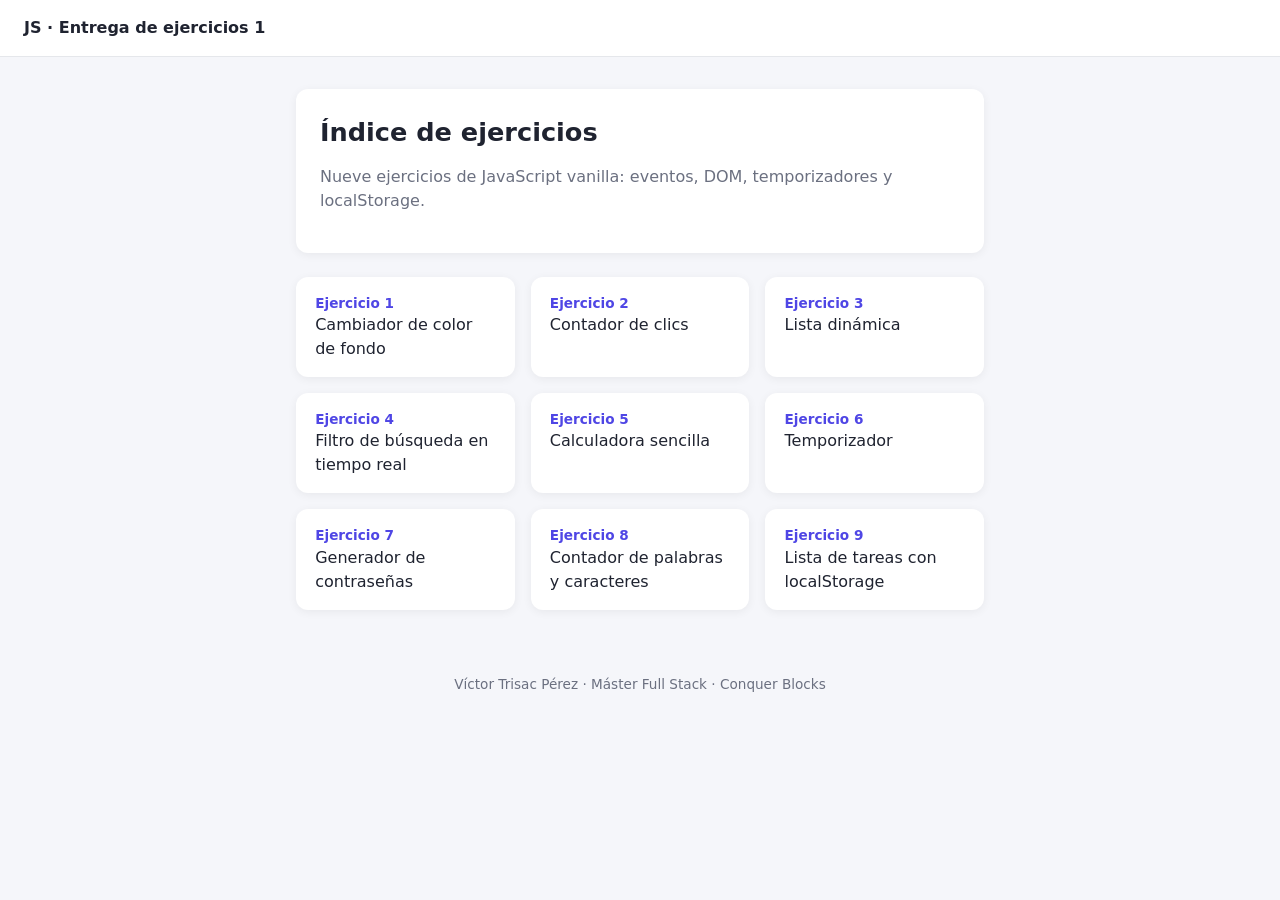
<file: index.html>
<!DOCTYPE html>
<html lang="es">
<head>
  <meta charset="UTF-8">
  <meta name="viewport" content="width=device-width, initial-scale=1.0">
  <title>JS · Entrega de ejercicios 1</title>
  <link rel="stylesheet" href="styles.css">
</head>
<body>
  <header><strong>JS · Entrega de ejercicios 1</strong></header>
  <main>
    <section class="card">
      <h1>Índice de ejercicios</h1>
      <p class="lead">Nueve ejercicios de JavaScript vanilla: eventos, DOM, temporizadores y localStorage.</p>
    </section>
    <nav aria-label="Ejercicios">
      <ul class="grid">
        <li><a href="js_ejercicio_1.html"><span>Ejercicio 1</span>Cambiador de color de fondo</a></li>
        <li><a href="js_ejercicio_2.html"><span>Ejercicio 2</span>Contador de clics</a></li>
        <li><a href="js_ejercicio_3.html"><span>Ejercicio 3</span>Lista dinámica</a></li>
        <li><a href="js_ejercicio_4.html"><span>Ejercicio 4</span>Filtro de búsqueda en tiempo real</a></li>
        <li><a href="js_ejercicio_5.html"><span>Ejercicio 5</span>Calculadora sencilla</a></li>
        <li><a href="js_ejercicio_6.html"><span>Ejercicio 6</span>Temporizador</a></li>
        <li><a href="js_ejercicio_7.html"><span>Ejercicio 7</span>Generador de contraseñas</a></li>
        <li><a href="js_ejercicio_8.html"><span>Ejercicio 8</span>Contador de palabras y caracteres</a></li>
        <li><a href="js_ejercicio_9.html"><span>Ejercicio 9</span>Lista de tareas con localStorage</a></li>
      </ul>
    </nav>
  </main>
  <footer>Víctor Trisac Pérez · Máster Full Stack · Conquer Blocks</footer>
</body>
</html>
</file>
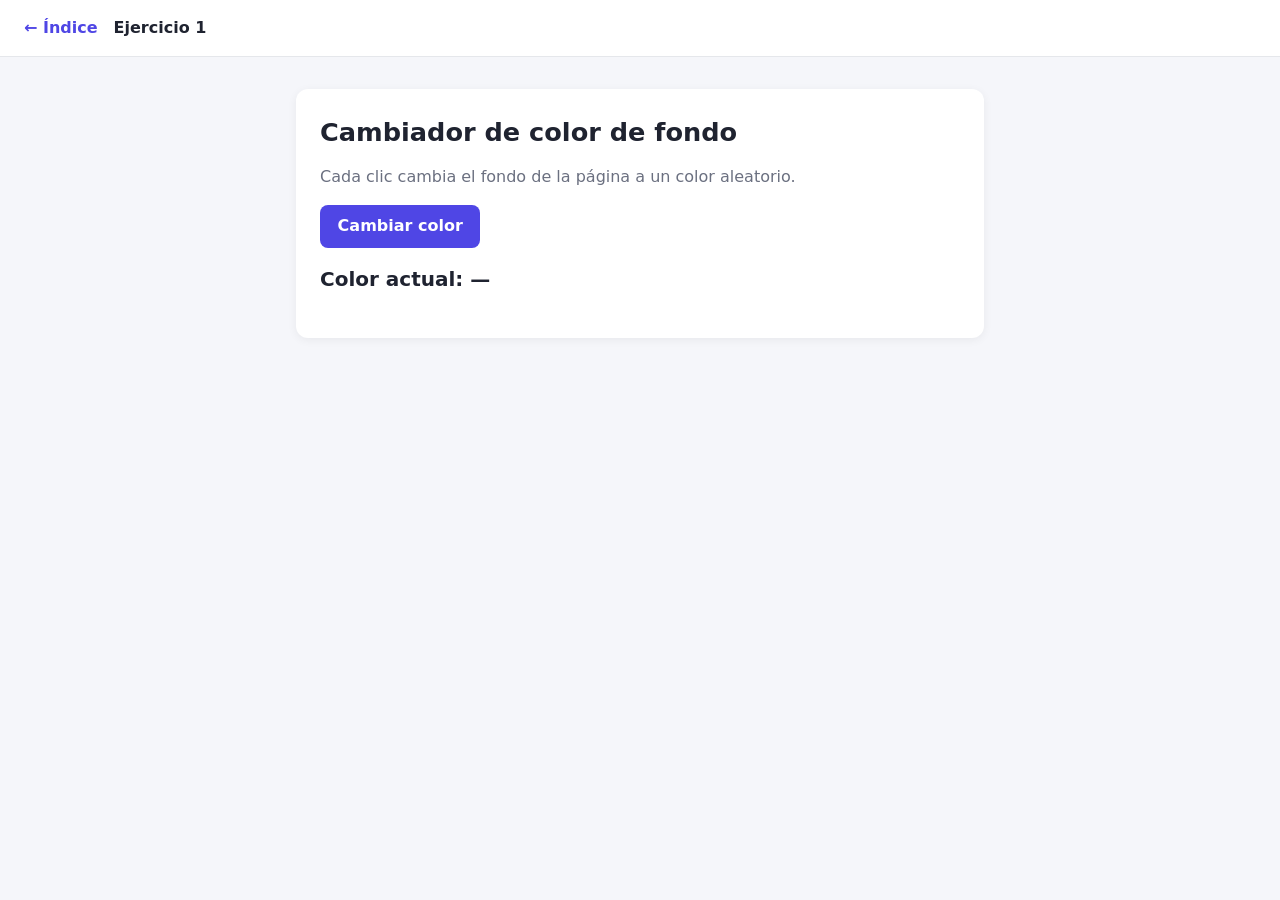
<file: js_ejercicio_1.html>
<!DOCTYPE html>
<html lang="es">
<head>
  <meta charset="UTF-8">
  <meta name="viewport" content="width=device-width, initial-scale=1.0">
  <title>Ejercicio 1 · Cambiador de color de fondo</title>
  <link rel="stylesheet" href="styles.css">
</head>
<body>
  <header>
    <a href="index.html">← Índice</a>
    <strong>Ejercicio 1</strong>
  </header>
  <main>
    <section class="card">
      <h1>Cambiador de color de fondo</h1>
      <p class="lead">Cada clic cambia el fondo de la página a un color aleatorio.</p>
      <button id="btn-color">Cambiar color</button>
      <p class="output" id="color-actual">Color actual: —</p>
    </section>
  </main>
  <script src="js_ejercicio1.js"></script>
</body>
</html>
</file>
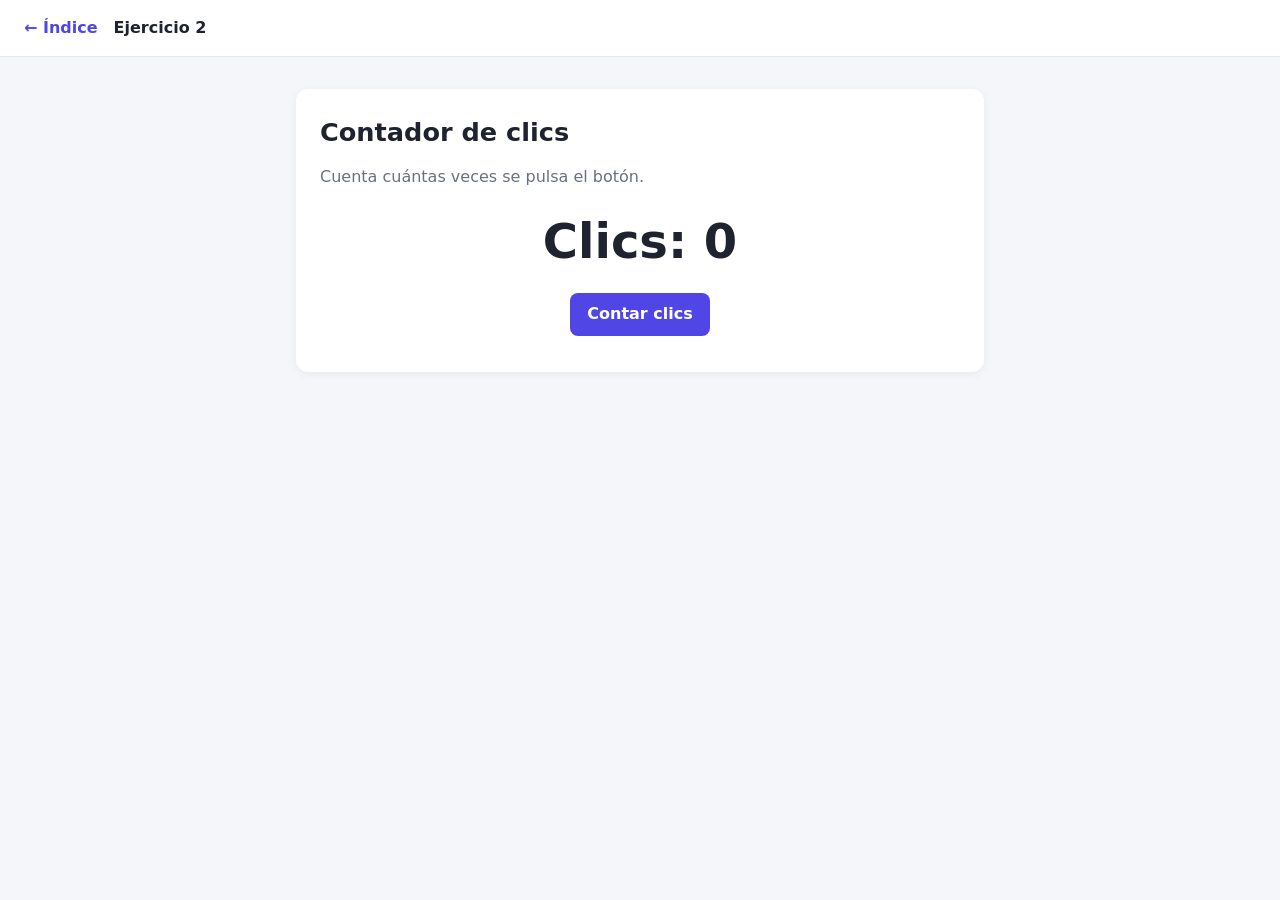
<file: js_ejercicio_2.html>
<!DOCTYPE html>
<html lang="es">
<head>
  <meta charset="UTF-8">
  <meta name="viewport" content="width=device-width, initial-scale=1.0">
  <title>Ejercicio 2 · Contador de clics</title>
  <link rel="stylesheet" href="styles.css">
</head>
<body>
  <header>
    <a href="index.html">← Índice</a>
    <strong>Ejercicio 2</strong>
  </header>
  <main>
    <section class="card">
      <h1>Contador de clics</h1>
      <p class="lead">Cuenta cuántas veces se pulsa el botón.</p>
      <p class="big" id="contador">Clics: 0</p>
      <div class="row" style="justify-content:center"><button id="btn-contar">Contar clics</button></div>
    </section>
  </main>
  <script src="js_ejercicio2.js"></script>
</body>
</html>
</file>
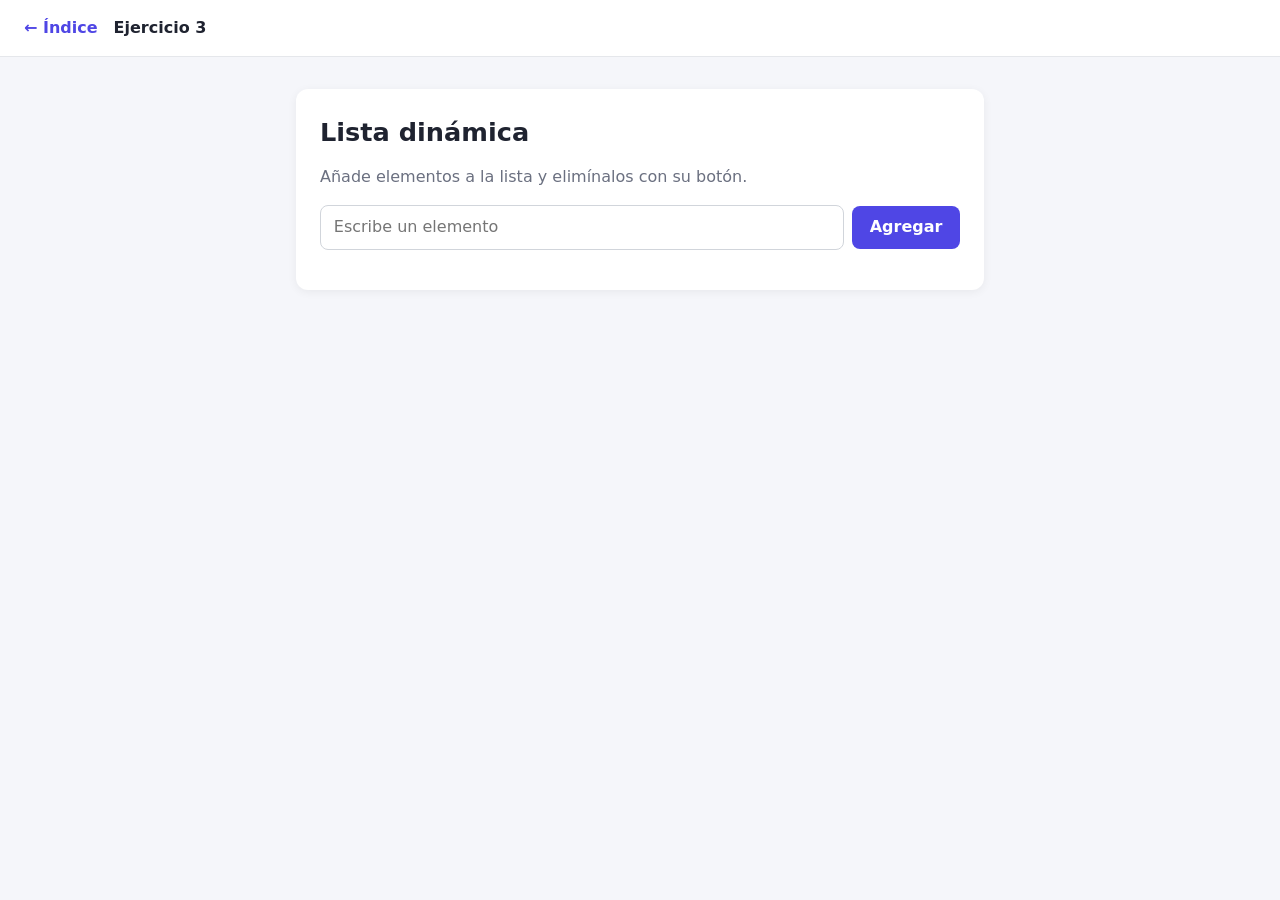
<file: js_ejercicio_3.html>
<!DOCTYPE html>
<html lang="es">
<head>
  <meta charset="UTF-8">
  <meta name="viewport" content="width=device-width, initial-scale=1.0">
  <title>Ejercicio 3 · Lista dinámica</title>
  <link rel="stylesheet" href="styles.css">
</head>
<body>
  <header>
    <a href="index.html">← Índice</a>
    <strong>Ejercicio 3</strong>
  </header>
  <main>
    <section class="card">
      <h1>Lista dinámica</h1>
      <p class="lead">Añade elementos a la lista y elimínalos con su botón.</p>
      <form id="form-lista" class="row">
        <input id="input-item" type="text" placeholder="Escribe un elemento" autocomplete="off">
        <button type="submit">Agregar</button>
      </form>
      <p class="error" id="error-lista"></p>
      <ul class="list" id="lista"></ul>
    </section>
  </main>
  <script src="js_ejercicio3.js"></script>
</body>
</html>
</file>
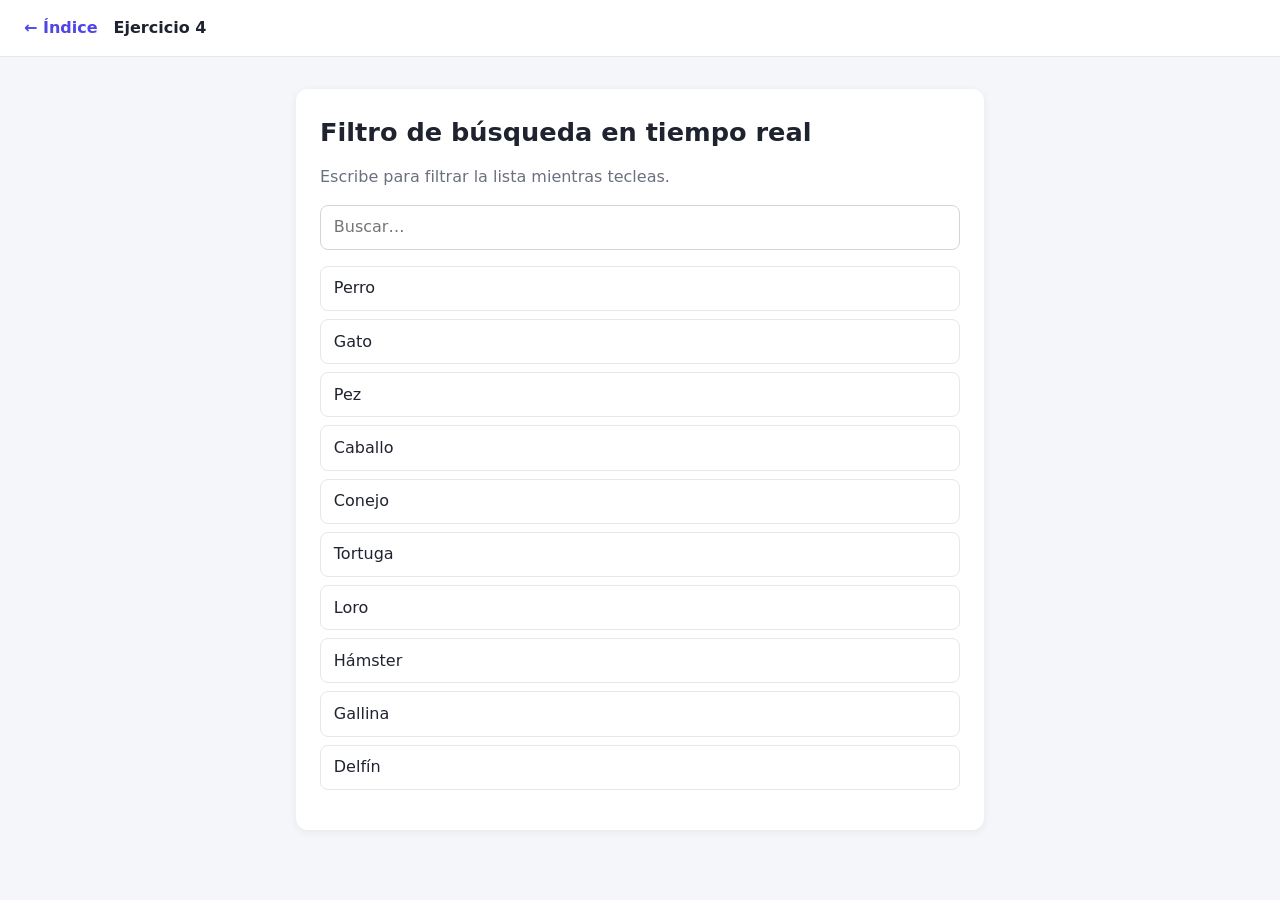
<file: js_ejercicio_4.html>
<!DOCTYPE html>
<html lang="es">
<head>
  <meta charset="UTF-8">
  <meta name="viewport" content="width=device-width, initial-scale=1.0">
  <title>Ejercicio 4 · Filtro de búsqueda en tiempo real</title>
  <link rel="stylesheet" href="styles.css">
</head>
<body>
  <header>
    <a href="index.html">← Índice</a>
    <strong>Ejercicio 4</strong>
  </header>
  <main>
    <section class="card">
      <h1>Filtro de búsqueda en tiempo real</h1>
      <p class="lead">Escribe para filtrar la lista mientras tecleas.</p>
      <input id="filtro" type="search" placeholder="Buscar…" autocomplete="off">
      <ul class="list" id="lista-animales"></ul>
      <p id="sin-resultados" class="error" hidden>No hay coincidencias.</p>
    </section>
  </main>
  <script src="js_ejercicio4.js"></script>
</body>
</html>
</file>
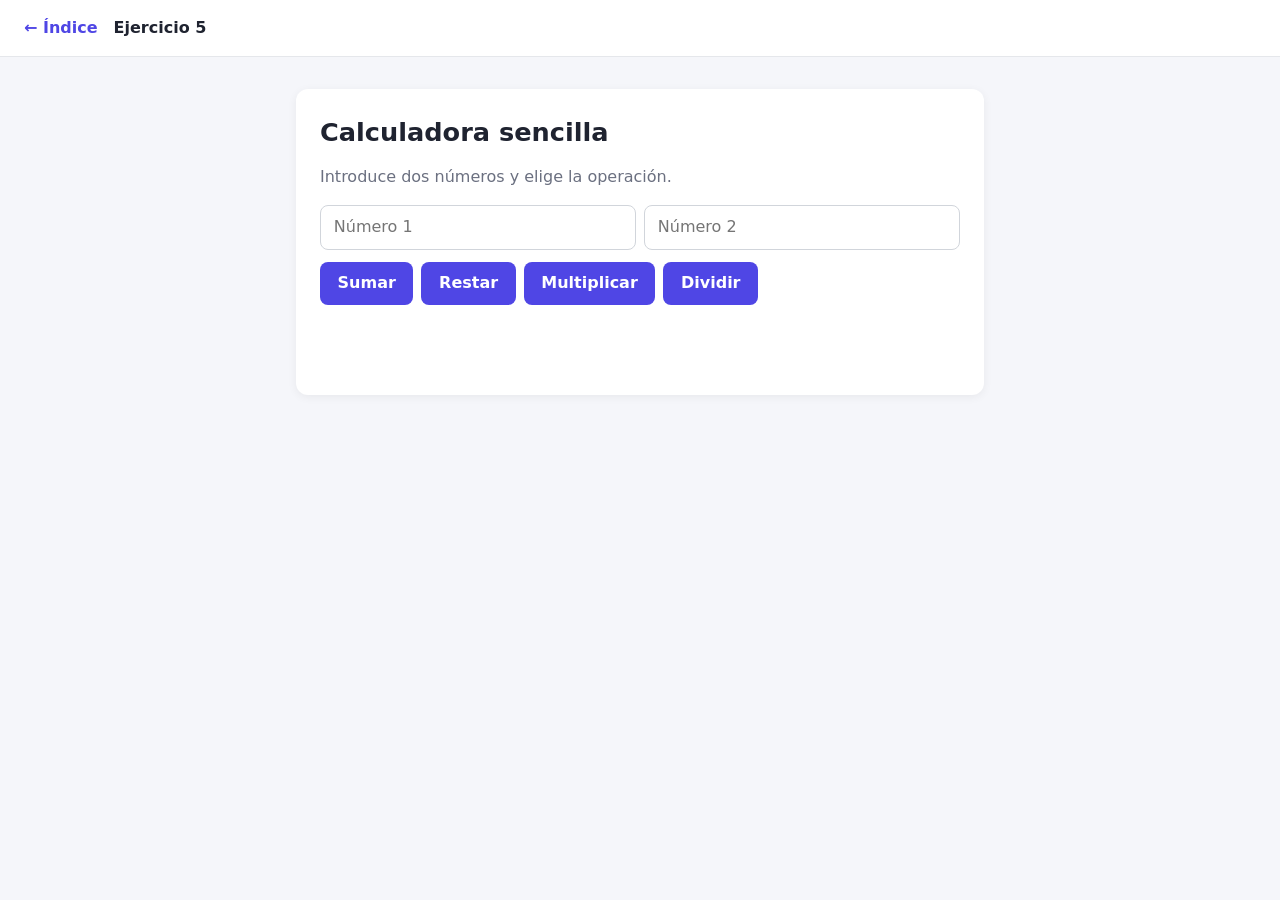
<file: js_ejercicio_5.html>
<!DOCTYPE html>
<html lang="es">
<head>
  <meta charset="UTF-8">
  <meta name="viewport" content="width=device-width, initial-scale=1.0">
  <title>Ejercicio 5 · Calculadora sencilla</title>
  <link rel="stylesheet" href="styles.css">
</head>
<body>
  <header>
    <a href="index.html">← Índice</a>
    <strong>Ejercicio 5</strong>
  </header>
  <main>
    <section class="card">
      <h1>Calculadora sencilla</h1>
      <p class="lead">Introduce dos números y elige la operación.</p>
      <div class="row">
        <input id="num1" type="number" placeholder="Número 1" step="any">
        <input id="num2" type="number" placeholder="Número 2" step="any">
      </div>
      <div class="row">
        <button data-op="sumar">Sumar</button>
        <button data-op="restar">Restar</button>
        <button data-op="multiplicar">Multiplicar</button>
        <button data-op="dividir">Dividir</button>
      </div>
      <p class="output" id="resultado"></p>
    </section>
  </main>
  <script src="js_ejercicio5.js"></script>
</body>
</html>
</file>
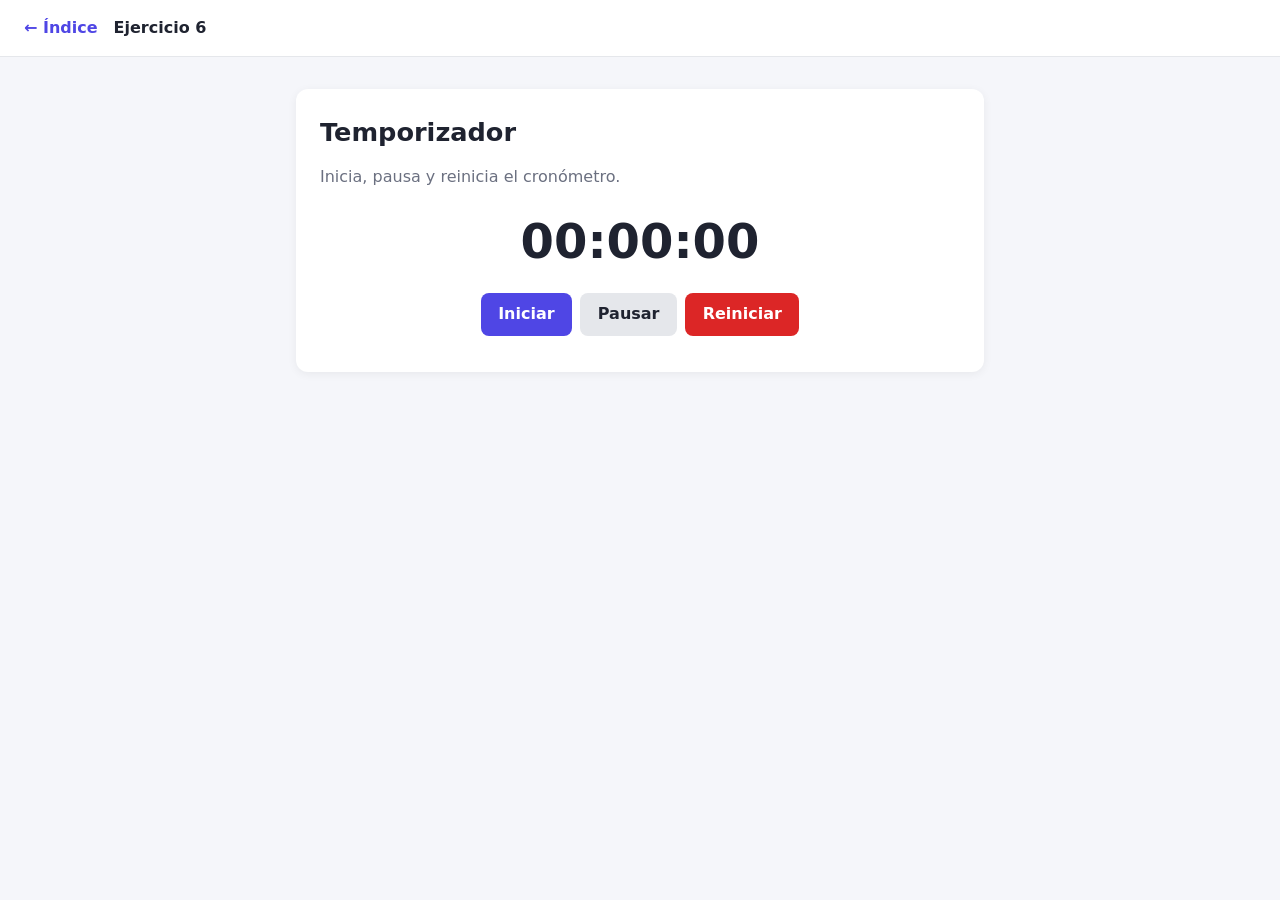
<file: js_ejercicio_6.html>
<!DOCTYPE html>
<html lang="es">
<head>
  <meta charset="UTF-8">
  <meta name="viewport" content="width=device-width, initial-scale=1.0">
  <title>Ejercicio 6 · Temporizador</title>
  <link rel="stylesheet" href="styles.css">
</head>
<body>
  <header>
    <a href="index.html">← Índice</a>
    <strong>Ejercicio 6</strong>
  </header>
  <main>
    <section class="card">
      <h1>Temporizador</h1>
      <p class="lead">Inicia, pausa y reinicia el cronómetro.</p>
      <p class="big" id="tiempo">00:00:00</p>
      <div class="row" style="justify-content:center">
        <button id="btn-iniciar">Iniciar</button>
        <button id="btn-pausar" class="secondary">Pausar</button>
        <button id="btn-reiniciar" class="danger">Reiniciar</button>
      </div>
    </section>
  </main>
  <script src="js_ejercicio6.js"></script>
</body>
</html>
</file>
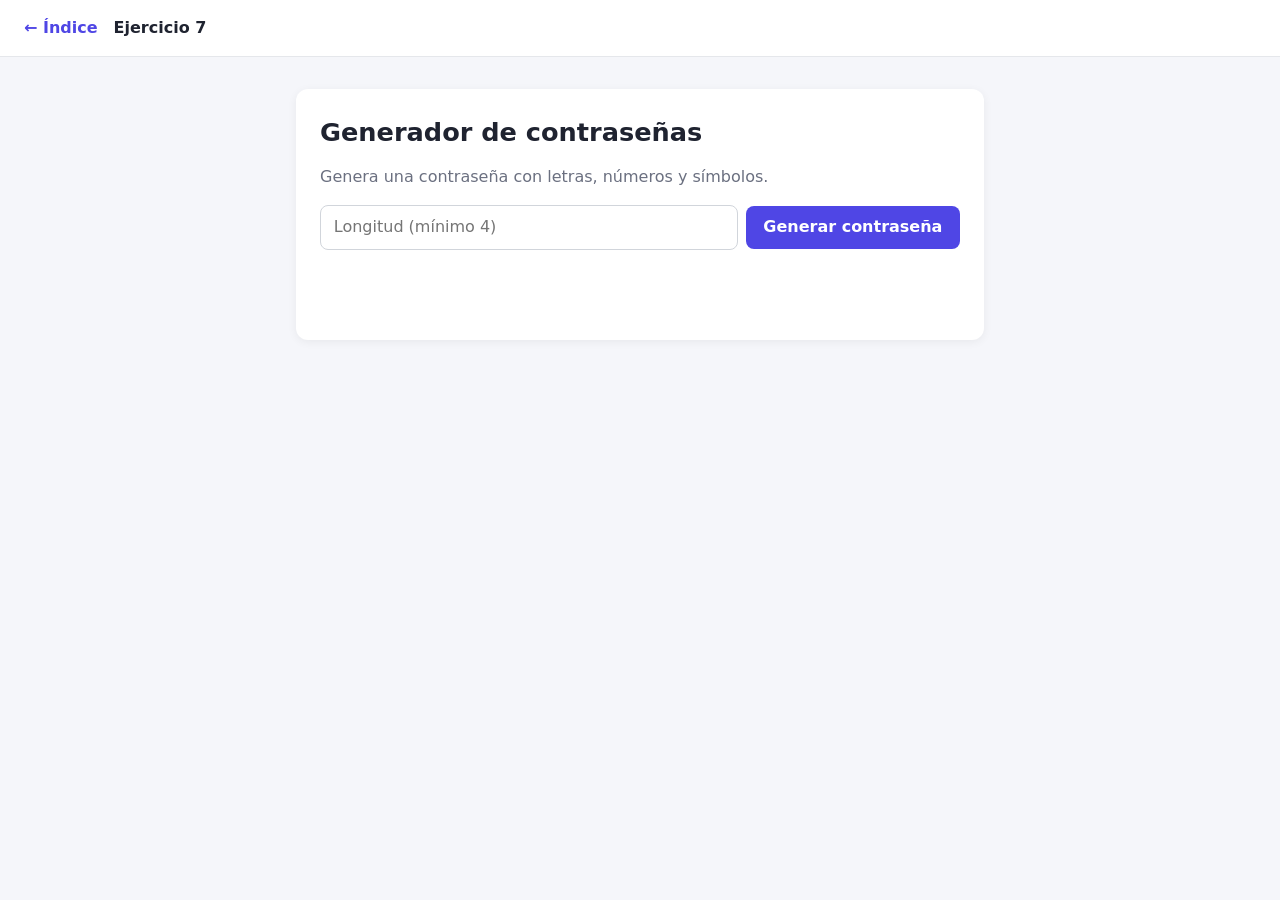
<file: js_ejercicio_7.html>
<!DOCTYPE html>
<html lang="es">
<head>
  <meta charset="UTF-8">
  <meta name="viewport" content="width=device-width, initial-scale=1.0">
  <title>Ejercicio 7 · Generador de contraseñas</title>
  <link rel="stylesheet" href="styles.css">
</head>
<body>
  <header>
    <a href="index.html">← Índice</a>
    <strong>Ejercicio 7</strong>
  </header>
  <main>
    <section class="card">
      <h1>Generador de contraseñas</h1>
      <p class="lead">Genera una contraseña con letras, números y símbolos.</p>
      <form id="form-pass" class="row" novalidate>
        <input id="longitud" type="number" min="4" placeholder="Longitud (mínimo 4)">
        <button type="submit">Generar contraseña</button>
      </form>
      <p class="output" id="password"></p>
      <p class="error" id="error-pass"></p>
    </section>
  </main>
  <script src="js_ejercicio7.js"></script>
</body>
</html>
</file>
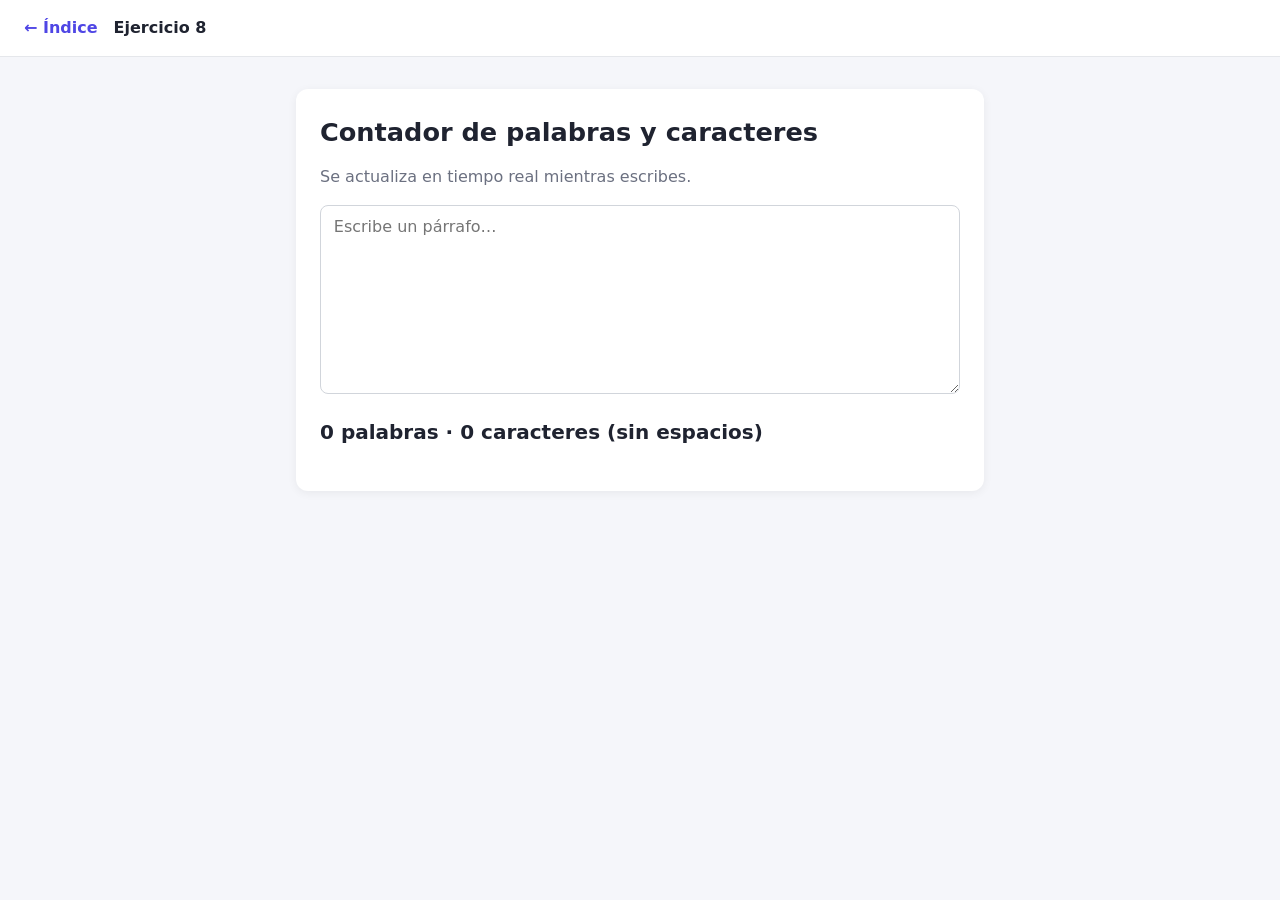
<file: js_ejercicio_8.html>
<!DOCTYPE html>
<html lang="es">
<head>
  <meta charset="UTF-8">
  <meta name="viewport" content="width=device-width, initial-scale=1.0">
  <title>Ejercicio 8 · Contador de palabras y caracteres</title>
  <link rel="stylesheet" href="styles.css">
</head>
<body>
  <header>
    <a href="index.html">← Índice</a>
    <strong>Ejercicio 8</strong>
  </header>
  <main>
    <section class="card">
      <h1>Contador de palabras y caracteres</h1>
      <p class="lead">Se actualiza en tiempo real mientras escribes.</p>
      <textarea id="texto" rows="7" placeholder="Escribe un párrafo…"></textarea>
      <p class="output"><span id="num-palabras">0</span> palabras · <span id="num-caracteres">0</span> caracteres (sin espacios)</p>
    </section>
  </main>
  <script src="js_ejercicio8.js"></script>
</body>
</html>
</file>
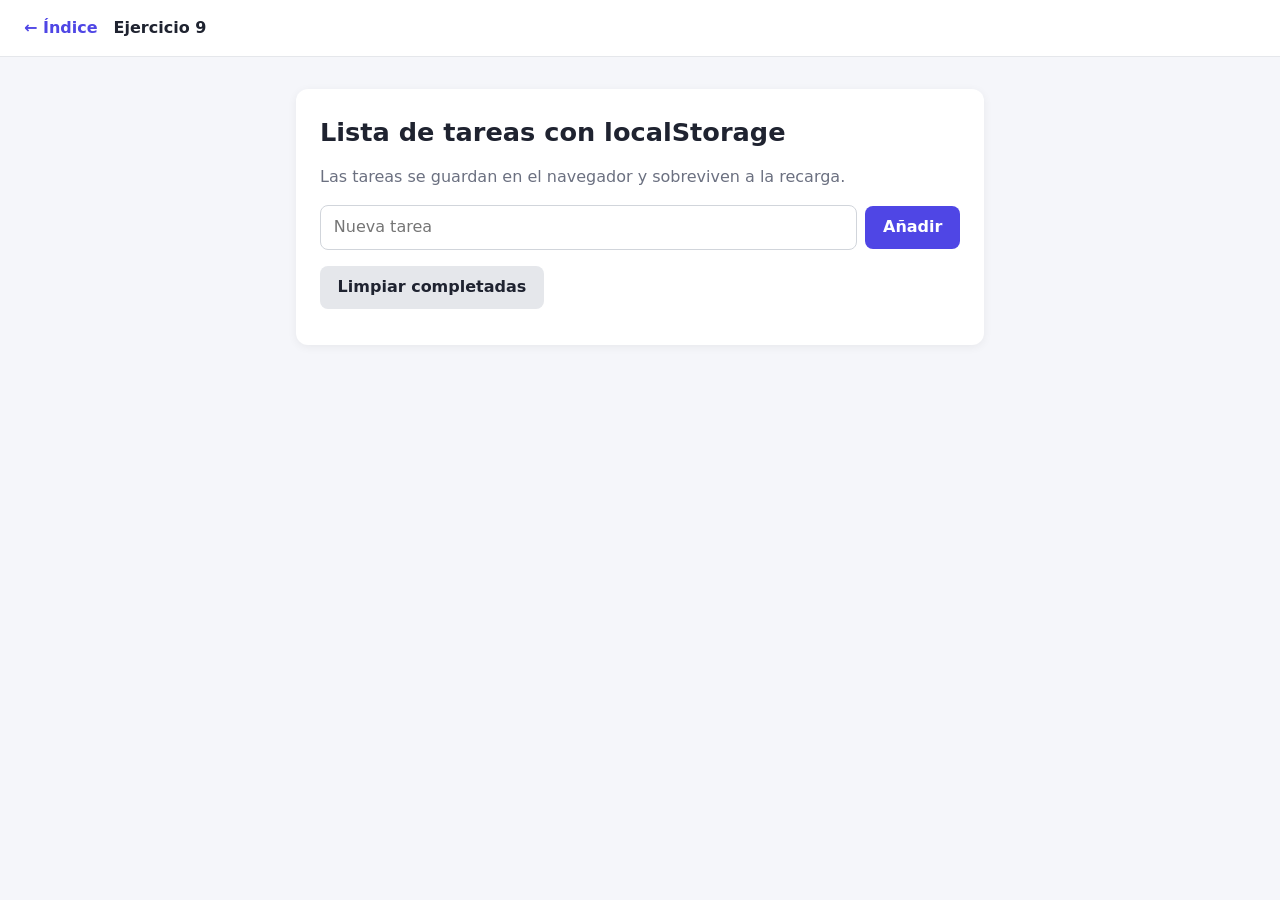
<file: js_ejercicio_9.html>
<!DOCTYPE html>
<html lang="es">
<head>
  <meta charset="UTF-8">
  <meta name="viewport" content="width=device-width, initial-scale=1.0">
  <title>Ejercicio 9 · Lista de tareas con localStorage</title>
  <link rel="stylesheet" href="styles.css">
</head>
<body>
  <header>
    <a href="index.html">← Índice</a>
    <strong>Ejercicio 9</strong>
  </header>
  <main>
    <section class="card">
      <h1>Lista de tareas con localStorage</h1>
      <p class="lead">Las tareas se guardan en el navegador y sobreviven a la recarga.</p>
      <form id="form-tarea" class="row">
        <input id="input-tarea" type="text" placeholder="Nueva tarea" autocomplete="off">
        <button type="submit">Añadir</button>
      </form>
      <ul class="list" id="lista-tareas"></ul>
      <div class="row"><button id="btn-limpiar" class="secondary">Limpiar completadas</button></div>
    </section>
  </main>
  <script src="js_ejercicio9.js"></script>
</body>
</html>
</file>
<file: styles.css>
:root{--bg:#f5f6fa;--card:#fff;--text:#1f2330;--muted:#6b7080;--primary:#4f46e5;--primary-dark:#3730a3;--danger:#dc2626;--ok:#16a34a;--radius:12px}
*{box-sizing:border-box}
body{margin:0;font-family:system-ui,-apple-system,"Segoe UI",Roboto,sans-serif;background:var(--bg);color:var(--text);line-height:1.5;transition:background-color .4s}
header{background:var(--card);border-bottom:1px solid #e5e7eb;padding:1rem 1.5rem;display:flex;align-items:center;gap:1rem}
header a{color:var(--primary);text-decoration:none;font-weight:600}
header a:hover{text-decoration:underline}
main{max-width:720px;margin:2rem auto;padding:0 1rem}
.card{background:var(--card);border-radius:var(--radius);box-shadow:0 2px 10px rgba(0,0,0,.06);padding:1.5rem;margin-bottom:1.5rem}
h1{margin-top:0;font-size:1.6rem}
p.lead{color:var(--muted);margin-top:-.5rem}
button{font:inherit;cursor:pointer;border:0;border-radius:8px;padding:.6rem 1.1rem;background:var(--primary);color:#fff;font-weight:600;transition:background .2s,transform .1s}
button:hover{background:var(--primary-dark)}
button:active{transform:scale(.97)}
button.secondary{background:#e5e7eb;color:var(--text)}
button.secondary:hover{background:#d1d5db}
button.danger{background:var(--danger)}
input,textarea{font:inherit;padding:.6rem .8rem;border:1px solid #d1d5db;border-radius:8px;width:100%}
input:focus,textarea:focus{outline:2px solid var(--primary);border-color:transparent}
.row{display:flex;gap:.5rem;flex-wrap:wrap;align-items:center;margin:.75rem 0}
.row input{flex:1;min-width:140px}
ul.list{list-style:none;padding:0;margin:1rem 0}
ul.list li{display:flex;justify-content:space-between;align-items:center;gap:.5rem;padding:.6rem .8rem;border:1px solid #e5e7eb;border-radius:8px;margin-bottom:.5rem;background:#fff}
.output{font-size:1.25rem;font-weight:700;margin-top:1rem;min-height:1.5em}
.error{color:var(--danger);font-weight:600}
.big{font-size:3rem;font-variant-numeric:tabular-nums;font-weight:800;text-align:center;margin:1rem 0}
.done{text-decoration:line-through;color:var(--muted)}
.grid{display:grid;grid-template-columns:repeat(auto-fill,minmax(200px,1fr));gap:1rem;list-style:none;padding:0}
.grid a{display:block;height:100%;background:var(--card);border-radius:var(--radius);padding:1rem 1.2rem;text-decoration:none;color:var(--text);box-shadow:0 2px 10px rgba(0,0,0,.06);transition:transform .15s,box-shadow .15s}
.grid a:hover{transform:translateY(-3px);box-shadow:0 6px 18px rgba(0,0,0,.1)}
.grid span{display:block;color:var(--primary);font-weight:700;font-size:.85rem}
footer{text-align:center;color:var(--muted);font-size:.85rem;padding:2rem 0}
</file>
